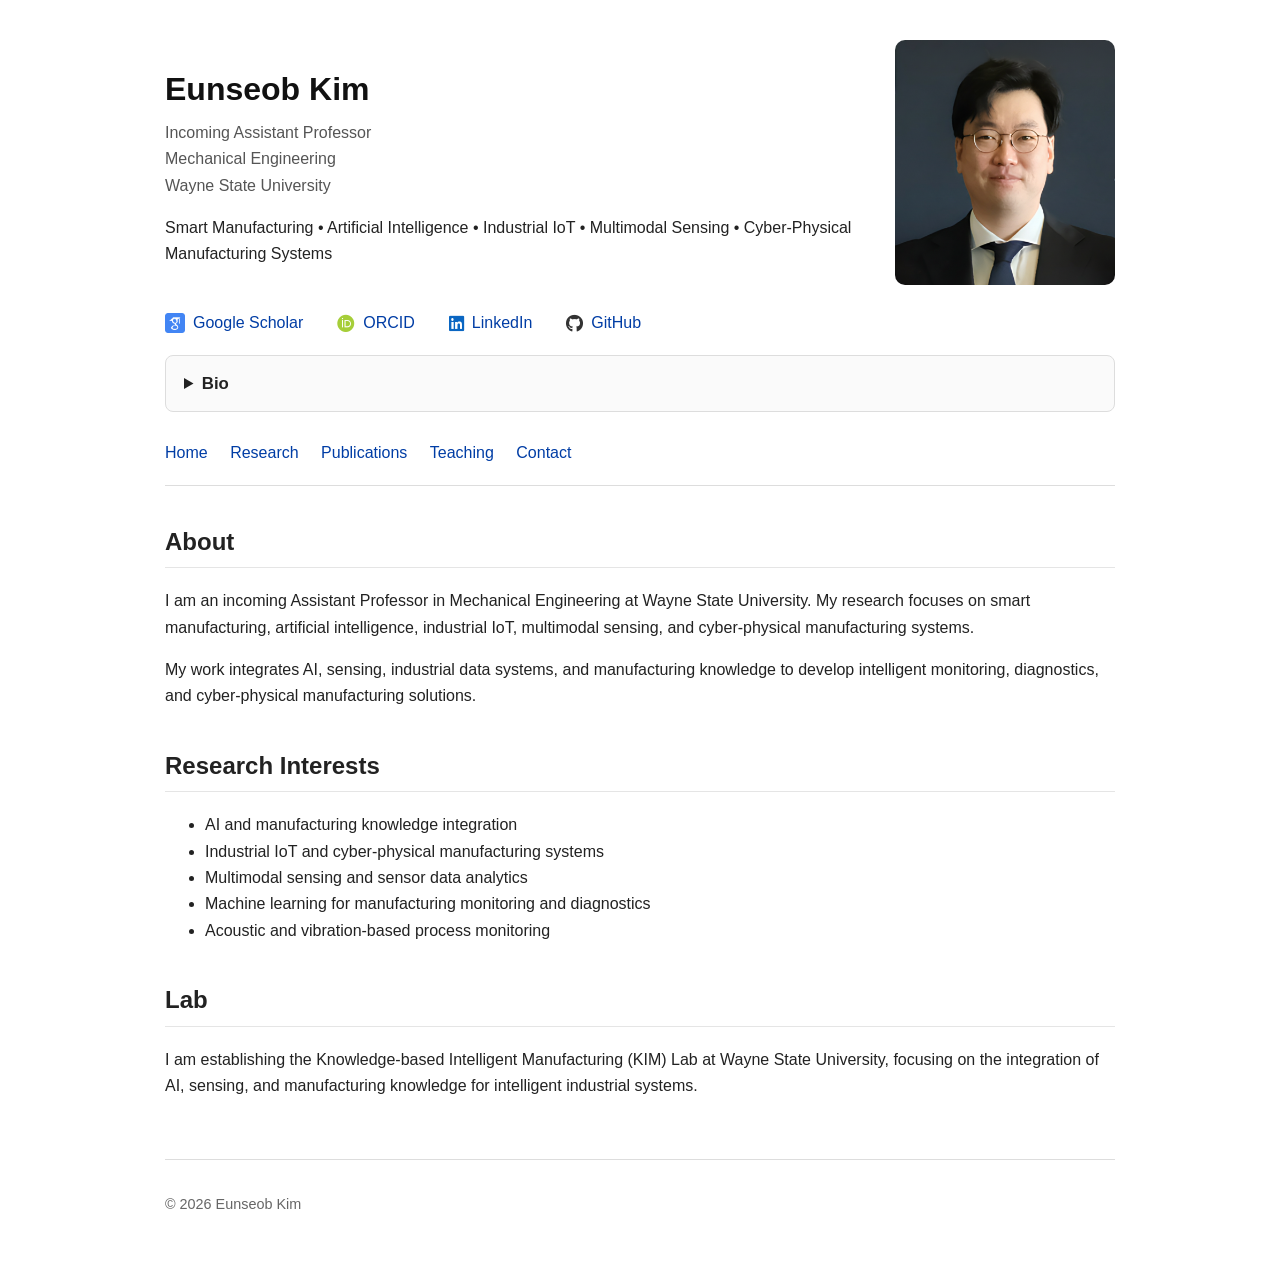
<file: index.html>
<!DOCTYPE html>
<html lang="en">
<head>
    <meta charset="UTF-8">
    <meta name="viewport" content="width=device-width, initial-scale=1.0">
    <title>Eunseob Kim</title>

    <link rel="stylesheet"
    href="https://cdnjs.cloudflare.com/ajax/libs/font-awesome/6.5.2/css/all.min.css">

    <link rel="stylesheet" href="assets/css/style.css">
</head>
<body>

<header>

    <div class="hero">

        <div class="hero-text">

            <h1>Eunseob Kim</h1>

            <p class="subtitle">
                Incoming Assistant Professor<br>
                Mechanical Engineering<br>
                Wayne State University
            </p>

            <p>
                Smart Manufacturing • Artificial Intelligence • Industrial IoT •
                Multimodal Sensing • Cyber-Physical Manufacturing Systems
            </p>

        </div>

        <img
            src="assets/images/profile.jpg"
            alt="Eunseob Kim"
            class="profile-photo"
        >

    </div>

    <div class="quick-links">

        <a href="https://scholar.google.com/citations?user=FRQvr0wAAAAJ&hl=en" target="_blank">

            <img
                src="assets/icons/google-scholar.webp"
                alt="Google Scholar"
                class="icon"
            >

            Google Scholar

        </a>

        <a href="https://orcid.org/0000-0001-8391-944X" target="_blank">
            <i class="fa-brands fa-orcid"></i>

            ORCID

        </a>

        <a href="https://linkedin.com/in/eunseob" target="_blank">
            <i class="fa-brands fa-linkedin"></i>

            LinkedIn

        </a>

        <a href="https://github.com/Eunseob" target="_blank">
            <i class="fa-brands fa-github"></i>

            GitHub

        </a>

    </div>

    <details class="bio-box">

        <summary><strong>Bio</strong></summary>

        <h3>Biography</h3>

        <p>
            Eunseob Kim is an incoming Assistant Professor in the Department of Mechanical Engineering
            at Wayne State University. His research focuses on smart manufacturing,
            artificial intelligence, industrial IoT, multimodal sensing,
            and cyber-physical manufacturing systems, with applications in
            equipment monitoring, diagnostics, and industrial manufacturing systems.
        </p>

        <h3>Professional Experience</h3>

        <ul>

            <li>
                Assistant Professor, Department of Mechanical Engineering,
                Wayne State University, 8/2026 –
            </li>

            <li>
                Postdoctoral Fellow, Department of Mechanical Engineering,
                Wayne State University, 5/2026 – 8/2026
            </li>

            <li>
                Postdoctoral Research Associate,
                Elmore Family School of Electrical and Computer Engineering,
                Purdue University, 5/2024 – 5/2026
            </li>

            <li>
                Intern,
                Indiana Next Generation Manufacturing Competitiveness Center (IN-MaC),
                5/2021 – 8/2021, 5/2022 – 8/2022
            </li>

            <li>
                Researcher,
                Institute of Advanced Machines and Design (IAMD),
                Seoul National University, 2/2018 – 6/2019
            </li>

            <li>
                Research Manager,
                IDIM International Inc., 1/2016 – 12/2016
            </li>

            <li>
                Visiting Researcher,
                Lawrence Berkeley National Laboratory,
                1/2015 – 4/2015
            </li>

        </ul>

        <h3>Education</h3>

        <ul>
            <li>Ph.D., Mechanical Engineering, Purdue University, 2024</li>
            <li>M.S., Mechanical and Aerospace Engineering, Seoul National University, 2016</li>
            <li>B.S., Mechanical Engineering, Gyeongsang National University, 2013</li>
        </ul>        

        <h3>Professional Affiliations</h3>

        <ul>
            <li>American Society of Mechanical Engineers (ASME), Member, 2023 - Present</li>
            <li>Society of Manufacturing Engineers (SME), Member, 2023 - Present</li>
            <li>MTConnect Standards Committee, Member, 2024 - Present</li>
            <li>Korean-American Scientists & Engineers Association (KSEA), Member, 2023 - Present</li>
        </ul>        

            <h3>Awards & Honors</h3>

        <ul>
            <li>2025 Postdoctoral Mentor Award Nominee at Purdue University, 2025</li>
            <li>NSF Travel Support Awards, 2023, 2024</li>
            <li>Lambert Fellowship, 2023</li>
            <li>ASEE Best Paper Award, 2023</li>
            <li>Estus H. and Vashti L. Magoon Award for Excellence in Teaching, 2023</li>
            <li>Italian Machine Tool Technology Award, 2023</li>
        </ul>

    </details>


    <nav>
        <a href="./index.html">Home</a>
        <a href="./research/index.html">Research</a>
        <a href="./publications/index.html">Publications</a>
        <a href="./teaching/index.html">Teaching</a>
        <a href="./contact/index.html">Contact</a>
    </nav>

</header>

<main>

    <section>
        <h2>About</h2>

        <p>
            I am an incoming Assistant Professor in Mechanical Engineering at Wayne State University.
            My research focuses on smart manufacturing, artificial intelligence,
            industrial IoT, multimodal sensing, and cyber-physical manufacturing systems.
        </p>

        <p>
            My work integrates AI, sensing, industrial data systems,
            and manufacturing knowledge to develop intelligent monitoring,
            diagnostics, and cyber-physical manufacturing solutions.
        </p>

    </section>

    <section>

        <h2>Research Interests</h2>

        <ul>
            <li>AI and manufacturing knowledge integration</li>
            <li>Industrial IoT and cyber-physical manufacturing systems</li>
            <li>Multimodal sensing and sensor data analytics</li>
            <li>Machine learning for manufacturing monitoring and diagnostics</li>
            <li>Acoustic and vibration-based process monitoring</li>

        </ul>

    </section>

    <section>

        <h2>Lab</h2>

        <p>
            I am establishing the Knowledge-based Intelligent 
            Manufacturing (KIM) Lab at Wayne State University,
            focusing on the integration of AI, sensing,
            and manufacturing knowledge for intelligent industrial systems.
        </p>

    </section>

</main>

<footer class="footer">
    <p>&copy; 2026 Eunseob Kim</p>
</footer>

</body>
</html>
</file>
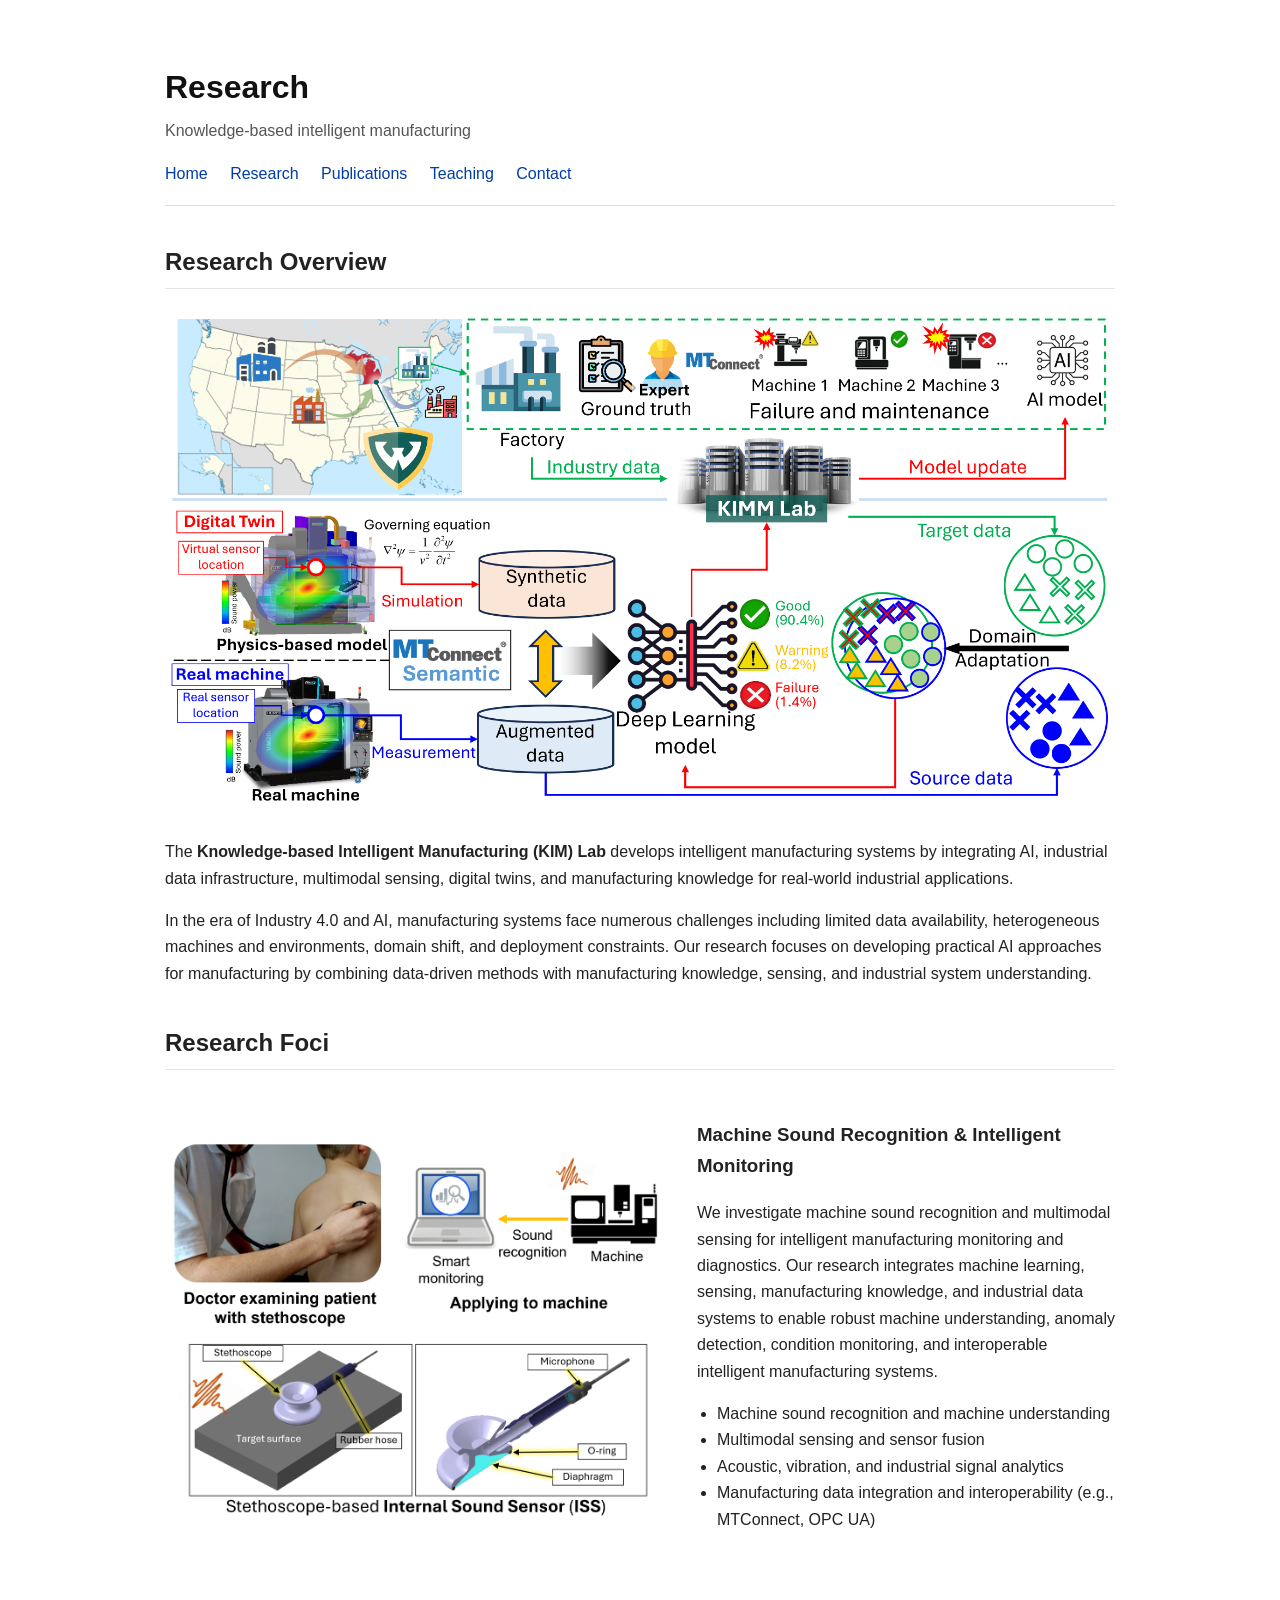
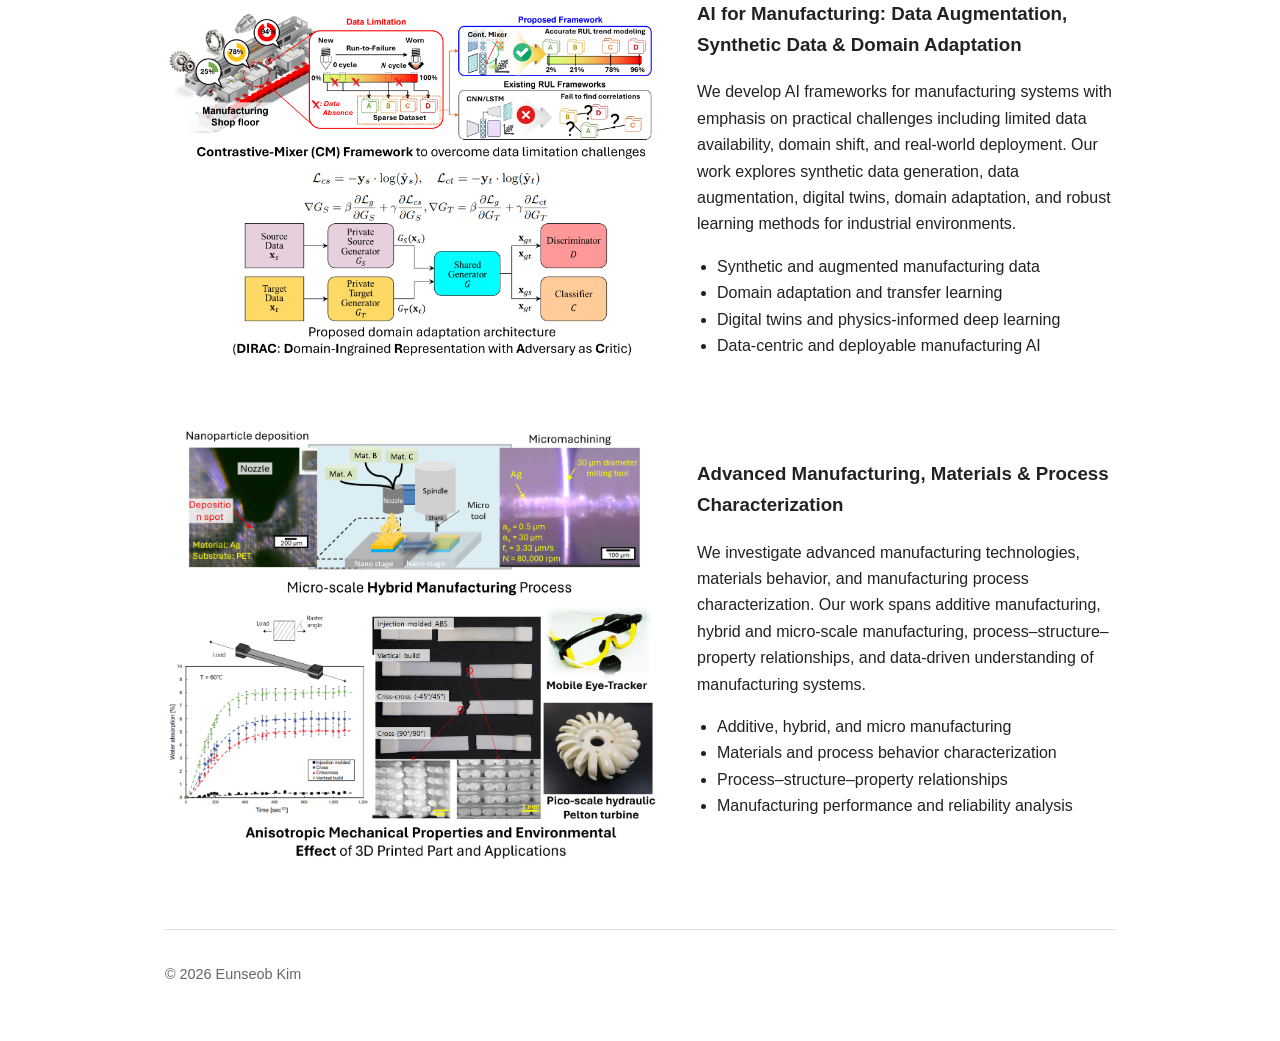
<file: research/index.html>
<!DOCTYPE html>
<html lang="en">
<head>
    <meta charset="UTF-8">
    <meta name="viewport" content="width=device-width, initial-scale=1.0">
    <title>Research | Eunseob Kim</title>

    <link rel="stylesheet" href="../assets/css/style.css">
</head>

<body>

<header>

    <h1>Research</h1>

    <p class="subtitle">
        Knowledge-based intelligent manufacturing
    </p>

    <nav>
        <a href="../index.html">Home</a>
        <a href="../research/index.html">Research</a>
        <a href="../publications/index.html">Publications</a>
        <a href="../teaching/index.html">Teaching</a>
        <a href="../contact/index.html">Contact</a>
    </nav>

</header>

<main>

    <section>

        <h2>Research Overview</h2>

        <img
            src="../assets/images/kimm_overview.png"
            alt="KIMM Research Overview"
            class="research-overview-image"
        >

        <p>

        The <strong>Knowledge-based Intelligent Manufacturing (KIM) Lab</strong> develops intelligent manufacturing systems by integrating AI, 
        industrial data infrastructure, multimodal sensing, digital twins, and manufacturing knowledge for real-world industrial applications.
        
        </p>    
        <p>

        In the era of Industry 4.0 and AI, manufacturing systems face numerous challenges including limited data availability, 
        heterogeneous machines and environments, domain shift, and deployment constraints. 
        Our research focuses on developing practical AI approaches for manufacturing 
        by combining data-driven methods with manufacturing knowledge, sensing, and industrial system understanding.

        </p>

    </section>


    <section>

        <h2>Research Foci</h2>

    </section>


    <section class="research-topic">

        <div class="research-image">

            <img
                src="../assets/images/machine_sound_recognition.png"
                alt="Machine Sound Recognition"
            >

        </div>

        <div class="research-text">

        <h3>Machine Sound Recognition &amp; Intelligent Monitoring</h3>

        <p>

            We investigate machine sound recognition and multimodal sensing
            for intelligent manufacturing monitoring and diagnostics.

            Our research integrates machine learning,
            sensing,
            manufacturing knowledge,
            and industrial data systems
            to enable robust machine understanding,
            anomaly detection,
            condition monitoring,
            and interoperable intelligent manufacturing systems.

        </p>

        <ul>

            <li>Machine sound recognition and machine understanding</li>

            <li>Multimodal sensing and sensor fusion</li>

            <li>Acoustic, vibration, and industrial signal analytics</li>

            <li>Manufacturing data integration and interoperability (e.g., MTConnect, OPC UA)</li>

        </ul>

        </div>

    </section>


    <section class="research-topic">

        <div class="research-image">

            <img
                src="../assets/images/ai_for_manufacturing.png"
                alt="AI for Manufacturing"
            >

        </div>

        <div class="research-text">

            <h3>
                AI for Manufacturing:
                Data Augmentation, Synthetic Data &amp; Domain Adaptation
            </h3>

            <p>

                We develop AI frameworks for manufacturing systems
                with emphasis on practical challenges including
                limited data availability,
                domain shift,
                and real-world deployment.

                Our work explores synthetic data generation,
                data augmentation,
                digital twins,
                domain adaptation,
                and robust learning methods for industrial environments.

            </p>

            <ul>

                <li>Synthetic and augmented manufacturing data</li>

                <li>Domain adaptation and transfer learning</li>

                <li>Digital twins and physics-informed deep learning</li>

                <li>Data-centric and deployable manufacturing AI</li>

            </ul>

        </div>

    </section>


    <section class="research-topic">

        <div class="research-image">

            <img
                src="../assets/images/advanced_manufacturing.png"
                alt="Advanced Manufacturing"
            >

        </div>

        <div class="research-text">

            <h3>
                Advanced Manufacturing, Materials &amp; Process Characterization
            </h3>

            <p>

                We investigate advanced manufacturing technologies,
                materials behavior,
                and manufacturing process characterization.

                Our work spans additive manufacturing,
                hybrid and micro-scale manufacturing,
                process–structure–property relationships,
                and data-driven understanding of manufacturing systems.

            </p>

            <ul>

                <li>Additive, hybrid, and micro manufacturing</li>

                <li>Materials and process behavior characterization</li>

                <li>Process–structure–property relationships</li>

                <li>Manufacturing performance and reliability analysis</li>

            </ul>

        </div>

    </section>

</main>

<footer class="footer">
    <p>&copy; 2026 Eunseob Kim</p>
</footer>

</body>
</html>
</file>
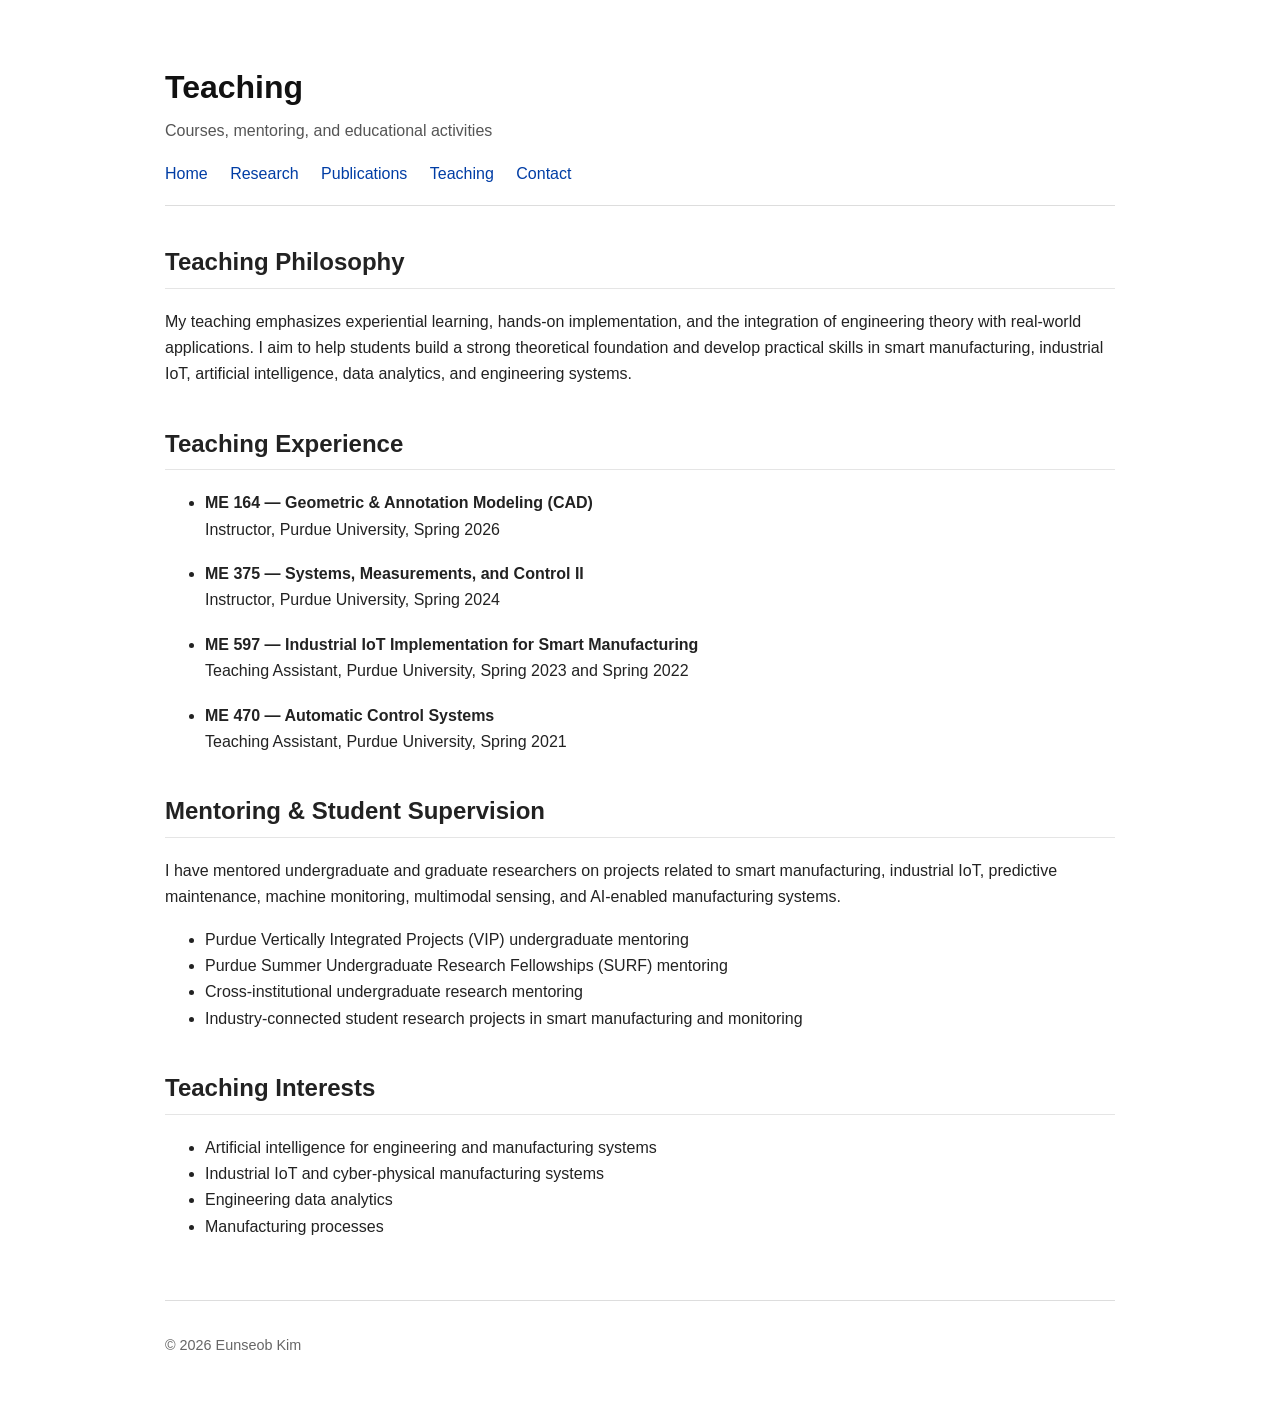
<file: teaching/index.html>
<!DOCTYPE html>
<html lang="en">
<head>
    <meta charset="UTF-8">
    <meta name="viewport" content="width=device-width, initial-scale=1.0">
    <title>Teaching | Eunseob Kim</title>

    <link rel="stylesheet" href="../assets/css/style.css">
</head>

<body>

<header>
    <h1>Teaching</h1>
    <p class="subtitle">Courses, mentoring, and educational activities</p>

    <nav>
        <a href="../index.html">Home</a>
        <a href="../research/index.html">Research</a>
        <a href="../publications/index.html">Publications</a>
        <a href="../teaching/index.html">Teaching</a>
        <a href="../contact/index.html">Contact</a>
    </nav>
</header>

<main>

    <section>
        <h2>Teaching Philosophy</h2>

        <p>
            My teaching emphasizes experiential learning, hands-on implementation,
            and the integration of engineering theory with real-world applications.
            I aim to help students build a strong theoretical foundation and develop practical skills in smart manufacturing,
            industrial IoT, artificial intelligence, data analytics, and engineering systems.
        </p>
    </section>

    <section>
        <h2>Teaching Experience</h2>

        <ul class="teaching-list">

            <li>
                <strong>ME 164 — Geometric &amp; Annotation Modeling (CAD)</strong><br>
                Instructor, Purdue University, Spring 2026
            </li>

            <li>
                <strong>ME 375 — Systems, Measurements, and Control II</strong><br>
                Instructor, Purdue University, Spring 2024
            </li>

            <li>
                <strong>ME 597 — Industrial IoT Implementation for Smart Manufacturing</strong><br>
                Teaching Assistant, Purdue University, Spring 2023 and Spring 2022
            </li>

            <li>
                <strong>ME 470 — Automatic Control Systems</strong><br>
                Teaching Assistant, Purdue University, Spring 2021
            </li>

        </ul>
    </section>

    <section>
        <h2>Mentoring &amp; Student Supervision</h2>

        <p>
            I have mentored undergraduate and graduate researchers on projects related to
            smart manufacturing, industrial IoT, predictive maintenance, machine monitoring,
            multimodal sensing, and AI-enabled manufacturing systems.
        </p>

        <ul>
            <li>Purdue Vertically Integrated Projects (VIP) undergraduate mentoring</li>
            <li>Purdue Summer Undergraduate Research Fellowships (SURF) mentoring</li>
            <li>Cross-institutional undergraduate research mentoring</li>
            <li>Industry-connected student research projects in smart manufacturing and monitoring</li>
        </ul>
    </section>

    <section>
        <h2>Teaching Interests</h2>

        <ul>
            <li>Artificial intelligence for engineering and manufacturing systems</li>
            <li>Industrial IoT and cyber-physical manufacturing systems</li>
            <li>Engineering data analytics</li>
            <li>Manufacturing processes</li>
        </ul>
    </section>

</main>

<footer class="footer">
    <p>&copy; 2026 Eunseob Kim</p>
</footer>

</body>
</html>
</file>
<file: assets/css/style.css>
body {
    font-family: Arial, Helvetica, sans-serif;
    max-width: 950px;
    margin: 0 auto;
    padding: 40px 24px;
    line-height: 1.65;
    color: #222;
    background: #fff;
}

header {
    border-bottom: 1px solid #ddd;
    margin-bottom: 36px;
    padding-bottom: 18px;
}

nav a {
    margin-right: 18px;
    color: #003DA5;
    text-decoration: none;
    font-weight: 500;
}

nav a:hover {
    text-decoration: underline;
}

h1 {
    margin-bottom: 4px;
    color: #111;
}

h2 {
    margin-top: 36px;
    border-bottom: 1px solid #e5e5e5;
    padding-bottom: 6px;
}

.subtitle {
    color: #555;
    margin-top: 0;
}

.footer {
    margin-top: 60px;
    padding-top: 18px;
    border-top: 1px solid #ddd;
    color: #666;
    font-size: 0.9em;
}

.hero{
    display:flex;
    justify-content:space-between;
    align-items:center;
    gap:40px;
    margin-bottom:25px;
}

.hero-text{
    flex:1;
}

.profile-photo{
    width:220px;
    height:auto;
    border-radius:10px;
    object-fit:cover;
}

.quick-links{
    margin-top:20px;
    margin-bottom:18px;
}

.quick-links a{
    margin-right:18px;
    text-decoration:none;
    font-weight:500;
}

.bio-box{
    margin-top:10px;
    margin-bottom:28px;
    padding:14px 18px;
    border:1px solid #dddddd;
    border-radius:8px;
    background:#fafafa;
}

.bio-box summary{
    cursor:pointer;
    font-size:1.05rem;
}

.bio-box h3{
    margin-top:20px;
    margin-bottom:8px;
}

.quick-links{

    margin-top:18px;
    margin-bottom:18px;

    display:flex;
    flex-wrap:wrap;
    gap:16px;
}

.quick-links a{

    display:flex;
    align-items:center;
    gap:8px;

    text-decoration:none;

    color:#003DA5;

    font-weight:500;
}

.quick-links a:hover{

    text-decoration:underline;
}

.quick-links i{

    font-size:1.1rem;
}

.fa-orcid{
    color:#A6CE39;
}

.fa-linkedin{
    color:#0A66C2;
}

.fa-github{
    color:#333;
}

.icon{

    width:20px;
    height:20px;

    vertical-align:middle;
}

.status {
    font-weight: 600;
    font-size: 0.9em;
}

.status-inpress {
    color: #0b6bcb;
}

.status-underreview {
    color: #b26a00;
}

.status-submitted {
    color: #666666;
}

.status-accepted {
    color: #1f7a3a;
}

.highlight {
    display: inline-block;
    margin-left: 6px;
    padding: 2px 7px;
    border-radius: 12px;
    background: rgb(255, 243, 205);
    color: #ff0000;
    font-size: 0.82em;
    font-weight: 500;
}

.highlight-award {

    background: #006928;
    color: rgb(255, 255, 0);    
}

.teaching-list li {
    margin-bottom: 18px;
}

.research-overview-image {
    width: 100%;
    max-width: 1100px;
    display: block;
    margin: 20px auto;
}

.research-topic {

    display: flex;

    gap: 32px;

    align-items: center;

    margin-top: 50px;

    margin-bottom: 50px;
}

.research-image {

    flex: 1;
}

.research-image img {

    max-width: 500px;

    margin: auto;

    display: block;

}

.research-text {

    flex: 1.2;
}

.research-text h3 {

    margin-top: 0;
}

.research-text ul {

    padding-left: 20px;
}

@media (max-width: 900px) {

    .research-topic {

        flex-direction: column;
    }

}
</file>
